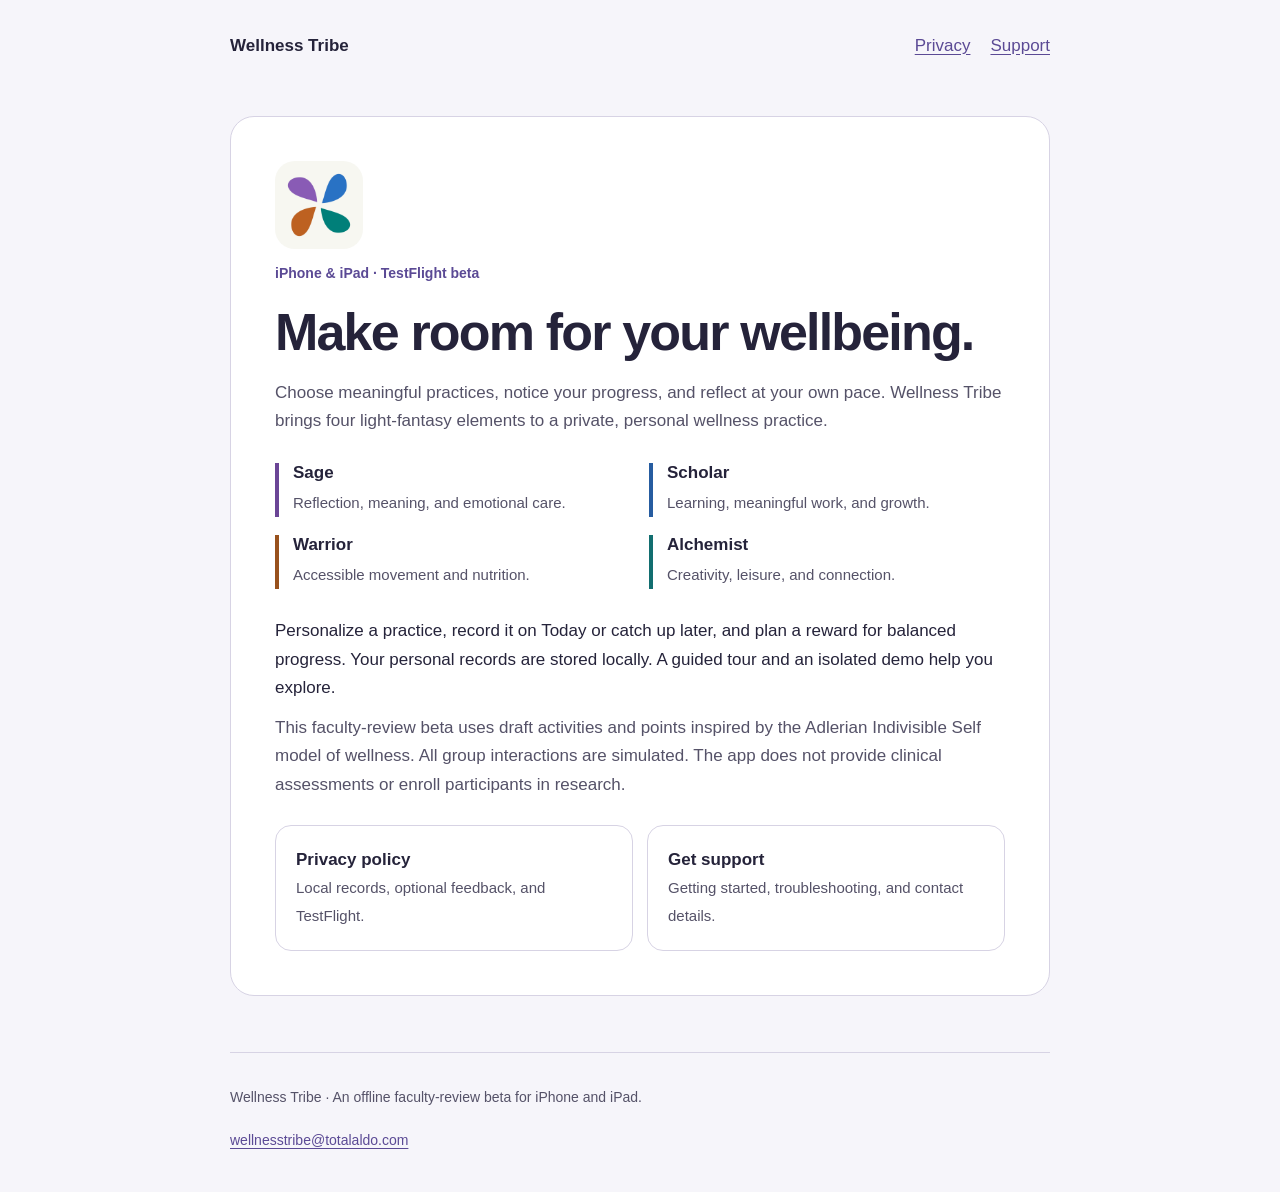
<file: index.html>
<!doctype html>
<html lang="en">
<head>
<meta charset="utf-8"><meta name="viewport" content="width=device-width, initial-scale=1">
<meta name="description" content="Wellness Tribe: offline wellness practices for iPhone and iPad. Privacy information and app support.">
<title>Wellness at your pace · Wellness Tribe</title>
<link rel="stylesheet" href="./site.css"><link rel="icon" type="image/png" href="./assets/app-icon.png">
</head>
<body>
<a class="skip" href="#main">Skip to content</a>
<header><a class="brand" href="./">Wellness Tribe</a><nav aria-label="Main navigation"><a href="./privacy/">Privacy</a><a href="./support/">Support</a></nav></header>
<main id="main"><article class="panel">
<img class="app-icon" src="./assets/app-icon.png" alt="Wellness Tribe four-color growth mark" width="88" height="88">
<p class="eyebrow">iPhone &amp; iPad · TestFlight beta</p>
<h1>Make room for your wellbeing.</h1>
<p class="intro">Choose meaningful practices, notice your progress, and reflect at your own pace. Wellness Tribe brings four light-fantasy elements to a private, personal wellness practice.</p>
<ul class="elements">
<li style="--element:var(--sage)"><h2>Sage</h2><span>Reflection, meaning, and emotional care.</span></li>
<li style="--element:var(--scholar)"><h2>Scholar</h2><span>Learning, meaningful work, and growth.</span></li>
<li style="--element:var(--warrior)"><h2>Warrior</h2><span>Accessible movement and nutrition.</span></li>
<li style="--element:var(--alchemist)"><h2>Alchemist</h2><span>Creativity, leisure, and connection.</span></li>
</ul>
<p>Personalize a practice, record it on Today or catch up later, and plan a reward for balanced progress. Your personal records are stored locally. A guided tour and an isolated demo help you explore.</p>
<p class="meta">This faculty-review beta uses draft activities and points inspired by the Adlerian Indivisible Self model of wellness. All group interactions are simulated. The app does not provide clinical assessments or enroll participants in research.</p>
<div class="cards"><a class="card" href="./privacy/"><strong>Privacy policy</strong><span>Local records, optional feedback, and TestFlight.</span></a><a class="card" href="./support/"><strong>Get support</strong><span>Getting started, troubleshooting, and contact details.</span></a></div>
</article></main>
<footer><p>Wellness Tribe · An offline faculty-review beta for iPhone and iPad.</p><a href="mailto:wellnesstribe@totalaldo.com">wellnesstribe@totalaldo.com</a></footer>
</body></html>
</file>
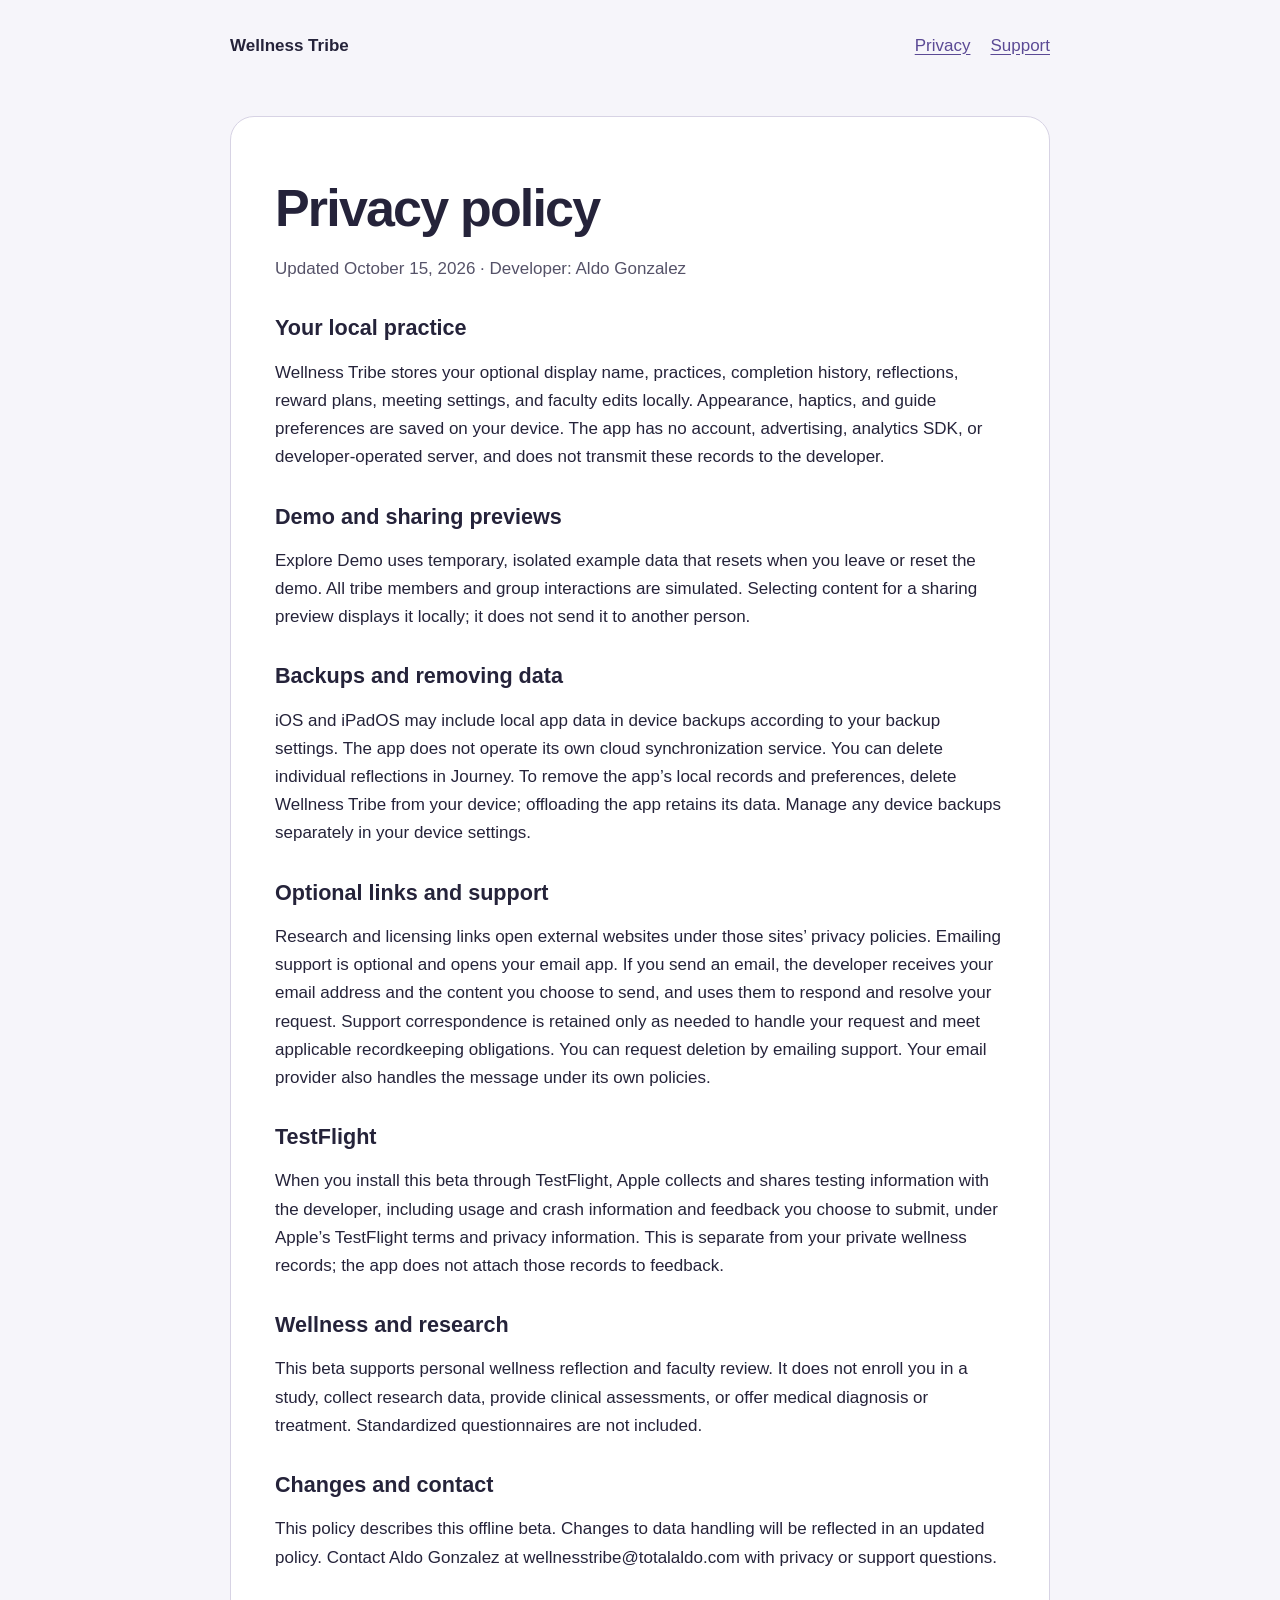
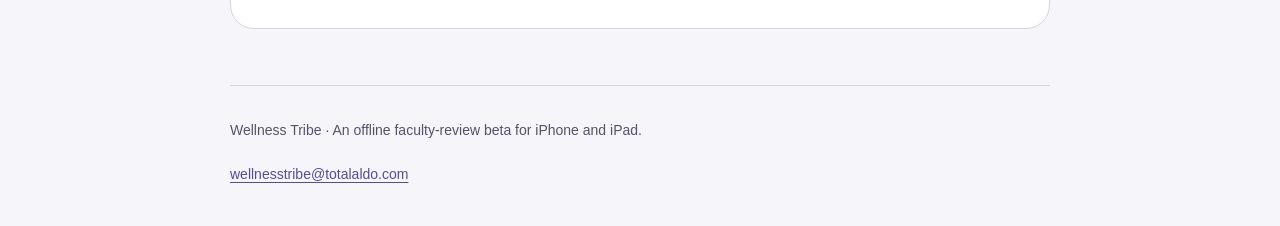
<file: privacy/index.html>
<!doctype html>
<html lang="en">
<head>
<meta charset="utf-8"><meta name="viewport" content="width=device-width, initial-scale=1">
<meta name="description" content="Wellness Tribe: offline wellness practices for iPhone and iPad. Privacy information and app support.">
<title>Privacy policy · Wellness Tribe</title>
<link rel="stylesheet" href="../site.css"><link rel="icon" type="image/png" href="../assets/app-icon.png">
</head>
<body>
<a class="skip" href="#main">Skip to content</a>
<header><a class="brand" href="../">Wellness Tribe</a><nav aria-label="Main navigation"><a href="../privacy/">Privacy</a><a href="../support/">Support</a></nav></header>
<main id="main"><article class="panel"><h1>Privacy policy</h1><p class="meta">Updated October 15, 2026 · Developer: Aldo Gonzalez</p><section><h2>Your local practice</h2><p>Wellness Tribe stores your optional display name, practices, completion history, reflections, reward plans, meeting settings, and faculty edits locally. Appearance, haptics, and guide preferences are saved on your device. The app has no account, advertising, analytics SDK, or developer-operated server, and does not transmit these records to the developer.</p></section>
<section><h2>Demo and sharing previews</h2><p>Explore Demo uses temporary, isolated example data that resets when you leave or reset the demo. All tribe members and group interactions are simulated. Selecting content for a sharing preview displays it locally; it does not send it to another person.</p></section>
<section><h2>Backups and removing data</h2><p>iOS and iPadOS may include local app data in device backups according to your backup settings. The app does not operate its own cloud synchronization service. You can delete individual reflections in Journey. To remove the app’s local records and preferences, delete Wellness Tribe from your device; offloading the app retains its data. Manage any device backups separately in your device settings.</p></section>
<section><h2>Optional links and support</h2><p>Research and licensing links open external websites under those sites’ privacy policies. Emailing support is optional and opens your email app. If you send an email, the developer receives your email address and the content you choose to send, and uses them to respond and resolve your request. Support correspondence is retained only as needed to handle your request and meet applicable recordkeeping obligations. You can request deletion by emailing support. Your email provider also handles the message under its own policies.</p></section>
<section><h2>TestFlight</h2><p>When you install this beta through TestFlight, Apple collects and shares testing information with the developer, including usage and crash information and feedback you choose to submit, under Apple’s TestFlight terms and privacy information. This is separate from your private wellness records; the app does not attach those records to feedback.</p></section>
<section><h2>Wellness and research</h2><p>This beta supports personal wellness reflection and faculty review. It does not enroll you in a study, collect research data, provide clinical assessments, or offer medical diagnosis or treatment. Standardized questionnaires are not included.</p></section>
<section><h2>Changes and contact</h2><p>This policy describes this offline beta. Changes to data handling will be reflected in an updated policy. Contact Aldo Gonzalez at wellnesstribe@totalaldo.com with privacy or support questions.</p></section></article></main>
<footer><p>Wellness Tribe · An offline faculty-review beta for iPhone and iPad.</p><a href="mailto:wellnesstribe@totalaldo.com">wellnesstribe@totalaldo.com</a></footer>
</body></html>
</file>
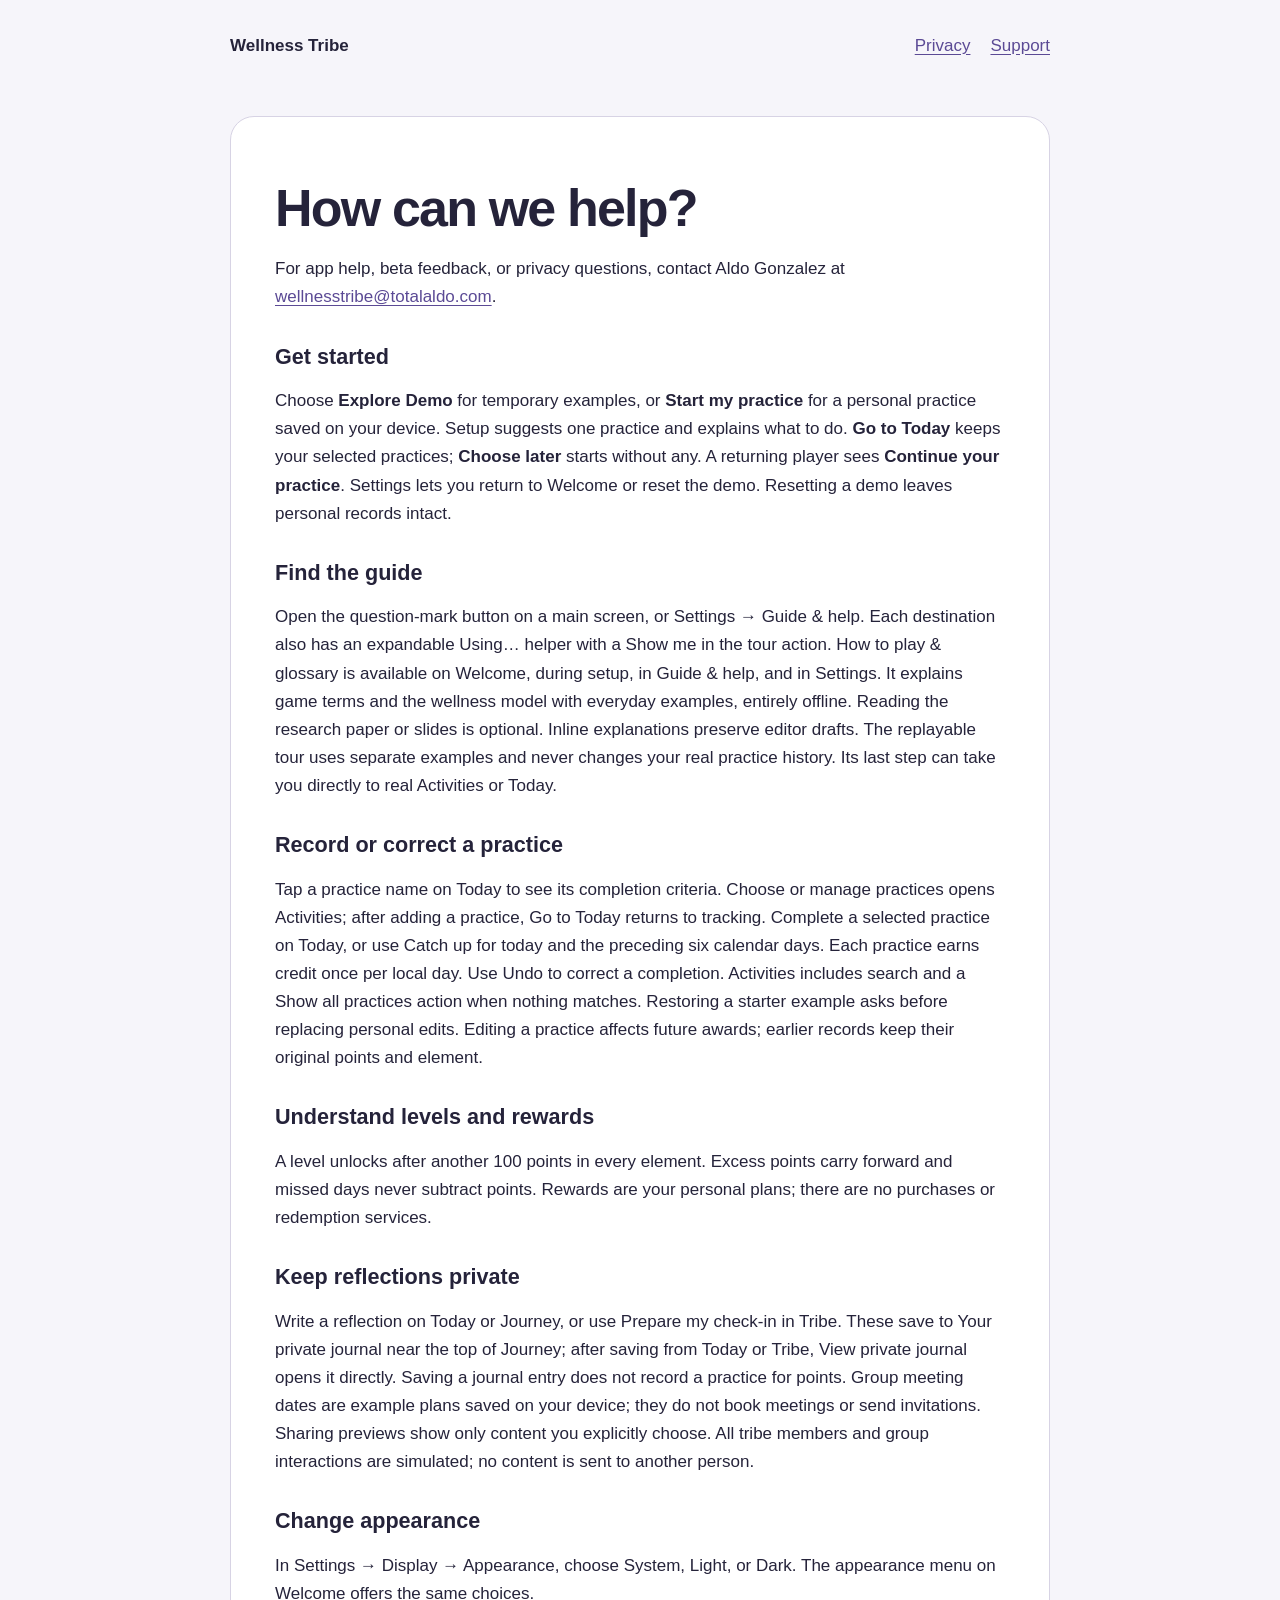
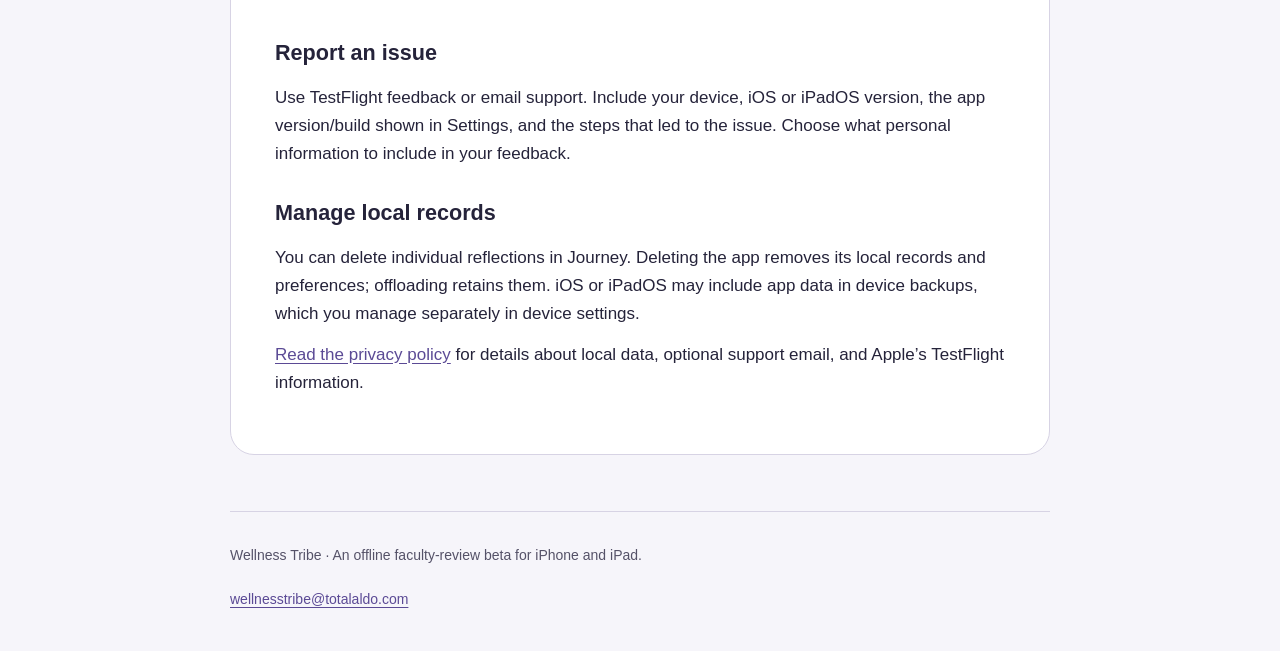
<file: support/index.html>
<!doctype html>
<html lang="en">
<head>
<meta charset="utf-8"><meta name="viewport" content="width=device-width, initial-scale=1">
<meta name="description" content="Wellness Tribe: offline wellness practices for iPhone and iPad. Privacy information and app support.">
<title>Support · Wellness Tribe</title>
<link rel="stylesheet" href="../site.css"><link rel="icon" type="image/png" href="../assets/app-icon.png">
</head>
<body>
<a class="skip" href="#main">Skip to content</a>
<header><a class="brand" href="../">Wellness Tribe</a><nav aria-label="Main navigation"><a href="../privacy/">Privacy</a><a href="../support/">Support</a></nav></header>
<main id="main"><article class="panel">
<h1>How can we help?</h1>
<p>For app help, beta feedback, or privacy questions, contact Aldo Gonzalez at <a href="mailto:wellnesstribe@totalaldo.com">wellnesstribe@totalaldo.com</a>.</p>
<h2>Get started</h2><p>Choose <strong>Explore Demo</strong> for temporary examples, or <strong>Start my practice</strong> for a personal practice saved on your device. Setup suggests one practice and explains what to do. <strong>Go to Today</strong> keeps your selected practices; <strong>Choose later</strong> starts without any. A returning player sees <strong>Continue your practice</strong>. Settings lets you return to Welcome or reset the demo. Resetting a demo leaves personal records intact.</p>
<h2>Find the guide</h2><p>Open the question-mark button on a main screen, or Settings → Guide &amp; help. Each destination also has an expandable Using… helper with a Show me in the tour action. How to play &amp; glossary is available on Welcome, during setup, in Guide &amp; help, and in Settings. It explains game terms and the wellness model with everyday examples, entirely offline. Reading the research paper or slides is optional. Inline explanations preserve editor drafts. The replayable tour uses separate examples and never changes your real practice history. Its last step can take you directly to real Activities or Today.</p>
<h2>Record or correct a practice</h2><p>Tap a practice name on Today to see its completion criteria. Choose or manage practices opens Activities; after adding a practice, Go to Today returns to tracking. Complete a selected practice on Today, or use Catch up for today and the preceding six calendar days. Each practice earns credit once per local day. Use Undo to correct a completion. Activities includes search and a Show all practices action when nothing matches. Restoring a starter example asks before replacing personal edits. Editing a practice affects future awards; earlier records keep their original points and element.</p>
<h2>Understand levels and rewards</h2><p>A level unlocks after another 100 points in every element. Excess points carry forward and missed days never subtract points. Rewards are your personal plans; there are no purchases or redemption services.</p>
<h2>Keep reflections private</h2><p>Write a reflection on Today or Journey, or use Prepare my check-in in Tribe. These save to Your private journal near the top of Journey; after saving from Today or Tribe, View private journal opens it directly. Saving a journal entry does not record a practice for points. Group meeting dates are example plans saved on your device; they do not book meetings or send invitations. Sharing previews show only content you explicitly choose. All tribe members and group interactions are simulated; no content is sent to another person.</p>
<h2>Change appearance</h2><p>In Settings → Display → Appearance, choose System, Light, or Dark. The appearance menu on Welcome offers the same choices.</p>
<h2>Report an issue</h2><p>Use TestFlight feedback or email support. Include your device, iOS or iPadOS version, the app version/build shown in Settings, and the steps that led to the issue. Choose what personal information to include in your feedback.</p>
<h2>Manage local records</h2><p>You can delete individual reflections in Journey. Deleting the app removes its local records and preferences; offloading retains them. iOS or iPadOS may include app data in device backups, which you manage separately in device settings.</p>
<p><a href="../privacy/">Read the privacy policy</a> for details about local data, optional support email, and Apple’s TestFlight information.</p>
</article></main>
<footer><p>Wellness Tribe · An offline faculty-review beta for iPhone and iPad.</p><a href="mailto:wellnesstribe@totalaldo.com">wellnesstribe@totalaldo.com</a></footer>
</body></html>
</file>
<file: site.css>
:root { color-scheme: light dark; --bg:#f6f5fa; --panel:#fff; --text:#25233a; --muted:#555268; --accent:#5b4a95; --border:#d7d3e4; --sage:#6b4596; --scholar:#265ca0; --warrior:#98511d; --alchemist:#126e70; font-family:ui-rounded,-apple-system,BlinkMacSystemFont,"Segoe UI",sans-serif; }
@media (prefers-color-scheme:dark) { :root { --bg:#171622; --panel:#242231; --text:#f5f1ff; --muted:#cbc5d9; --accent:#c6b5ff; --border:#504a60; --sage:#d4afff; --scholar:#a1c5ff; --warrior:#ffc496; --alchemist:#8cdddd; } }
* { box-sizing:border-box; }
body { margin:0; color:var(--text); background:var(--bg); font-size:1.0625rem; line-height:1.65; }
a { color:var(--accent); text-underline-offset:0.2em; }
a:focus-visible { outline:3px solid var(--accent); outline-offset:5px; border-radius:4px; }
.skip { position:absolute; top:-6rem; left:1rem; padding:.5rem; background:var(--panel); }
.skip:focus { top:1rem; }
header,main,footer { width:min(820px,calc(100% - 40px)); margin-inline:auto; }
header { display:flex; justify-content:space-between; align-items:center; flex-wrap:wrap; gap:1rem; padding-block:24px; }
.brand { font-weight:750; color:var(--text); text-decoration:none; }
nav { display:flex; flex-wrap:wrap; gap:1.25rem; }
nav a { padding-block:8px; }
main { padding-block:24px 56px; }
.panel { background:var(--panel); border:1px solid var(--border); border-radius:24px; padding:clamp(22px,5vw,44px); }
h1,h2,h3 { line-height:1.2; }
h1 { font-size:clamp(2rem,6vw,3.25rem); letter-spacing:-.035em; margin:16px 0; }
h2 { font-size:1.35rem; margin-top:2rem; }
.elements h2 { font-size:1.0625rem; margin:0 0 .35rem; }
p { margin:.8rem 0; }
.meta,.intro,footer { color:var(--muted); }
.eyebrow { font-size:.875rem; font-weight:650; color:var(--accent); }
.app-icon { display:block; width:88px; height:88px; border-radius:20px; }
.cards { display:grid; grid-template-columns:repeat(2,minmax(0,1fr)); gap:14px; margin-top:26px; }
.card { display:block; border:1px solid var(--border); border-radius:16px; padding:20px; color:var(--text); text-decoration:none; background:var(--panel); }
.card strong { display:block; }
.card span { color:var(--muted); font-size:.9375rem; }
a.card:hover { border-color:var(--accent); }
.elements { list-style:none; display:grid; grid-template-columns:repeat(2,minmax(0,1fr)); gap:18px; padding:0; margin:28px 0; }
.elements li { padding-left:14px; border-left:4px solid var(--element); }
.elements span { color:var(--muted); font-size:.9375rem; }
footer { border-top:1px solid var(--border); padding-block:20px 32px; font-size:.875rem; }
footer a { display:inline-block; padding-block:8px; }
@media(max-width:480px) { .cards,.elements { grid-template-columns:1fr; } header,main,footer { width:calc(100% - 28px); } }
</file>
